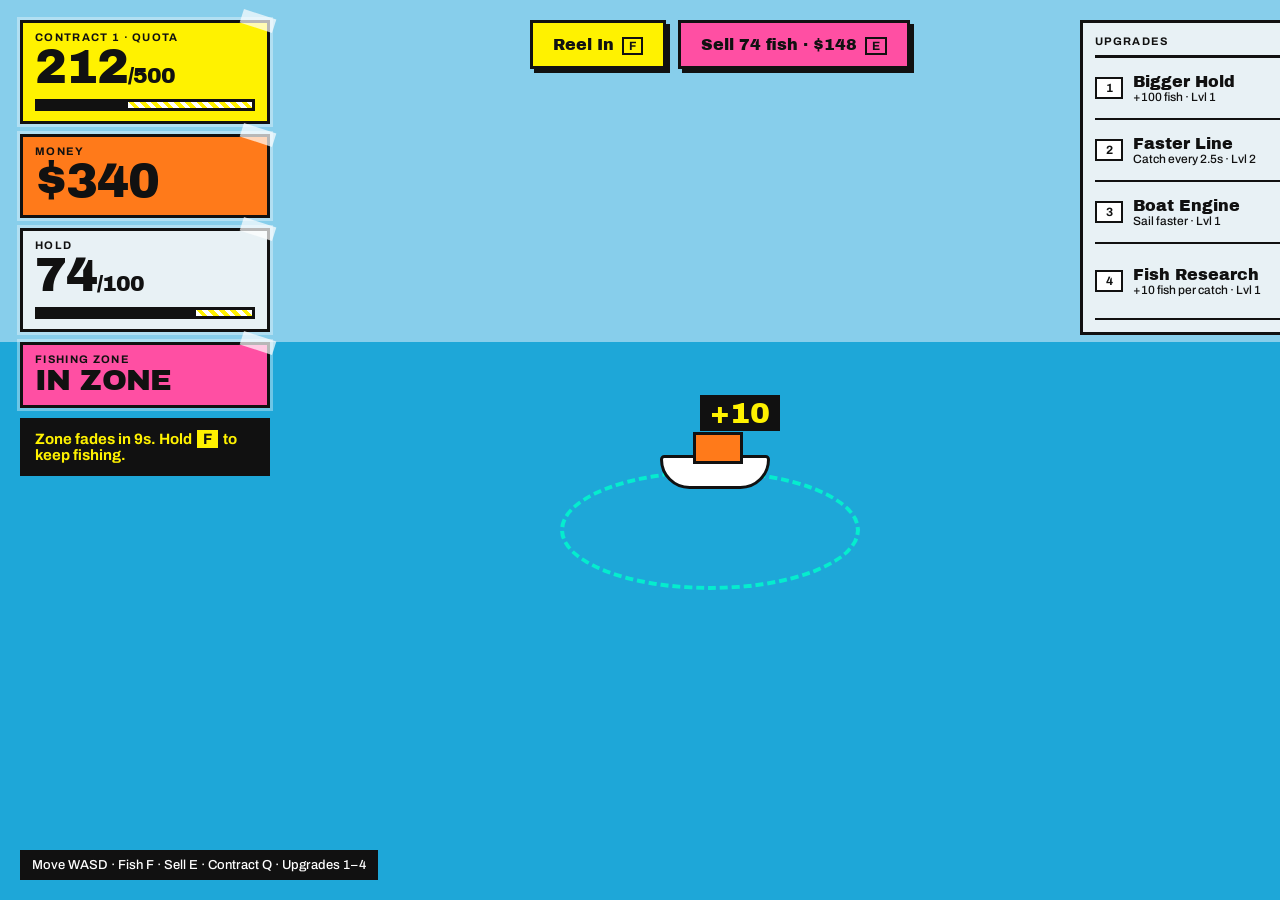
<file: .impeccable/mocks/decision/assigned.html>
<!doctype html>
<html><head><meta charset="utf-8"><title>The Fish Counter</title>
<link href="https://fonts.googleapis.com/css2?family=Archivo+Black&family=Archivo:wght@500;700&display=swap" rel="stylesheet">
<style>
*{box-sizing:border-box;margin:0}
body{width:1440px;height:900px;overflow:hidden;position:relative;font-family:Archivo,sans-serif;color:#111;background:linear-gradient(#87ceeb 0 38%,#1ea7d8 38% 100%)}
.ring{position:absolute;left:560px;top:470px;width:300px;height:120px;border:4px dashed #00ffcc;border-radius:50%;opacity:.8}
.boat{position:absolute;left:660px;top:455px;width:110px;height:34px;background:#fff;border-radius:6px 6px 40px 40px;border:3px solid #111}
.boat:before{content:"";position:absolute;left:30px;top:-26px;width:44px;height:26px;background:#ff7a1a;border:3px solid #111}
.stack{position:absolute;left:20px;top:20px;width:250px;display:grid;gap:10px}
.card{background:#fff200;border:3px solid #111;padding:8px 12px 10px;position:relative;box-shadow:0 0 0 3px rgba(255,255,255,.35)}
.card:before{content:"";position:absolute;right:-8px;top:-9px;width:34px;height:14px;background:rgba(255,255,255,.7);transform:rotate(18deg)}
.card.money{background:#ff7a1a}.card.hold{background:#e8f1f5}.card.zone{background:#ff4fa3}
.lab{font:700 11px Archivo;letter-spacing:.12em;text-transform:uppercase}
.num{font:48px/1 "Archivo Black";letter-spacing:-.02em}
.num small{font-size:22px}
.bar{height:12px;border:3px solid #111;margin-top:8px;background:repeating-linear-gradient(45deg,#fff 0 4px,#fff200 4px 8px)}
.bar i{display:block;height:100%;width:42%;background:#111}
.zone .num{font-size:30px}
.obj{background:#111;color:#fff200;font:700 15px Archivo;padding:10px 12px;border:3px solid #111}
.obj kbd{background:#fff200;color:#111;padding:1px 6px;font:inherit;margin:0 2px}
.acts{position:absolute;left:50%;top:20px;transform:translateX(-50%);display:flex;gap:12px}
.btn{font:16px "Archivo Black";padding:13px 20px;border:3px solid #111;background:#fff;color:#111;box-shadow:4px 4px 0 #111}
.btn.go{background:#fff200}.btn.sell{background:#ff4fa3}
.btn kbd{font:700 12px Archivo;border:2px solid #111;padding:0 5px;margin-left:8px}
.panel{position:absolute;right:20px;top:20px;width:340px;background:#e8f1f5;border:3px solid #111;padding:12px}
.panel h3{font:700 11px Archivo;letter-spacing:.12em;text-transform:uppercase;display:flex;justify-content:space-between;padding-bottom:8px;border-bottom:3px solid #111}
.row{display:grid;grid-template-columns:28px 1fr auto;gap:10px;align-items:center;padding:10px 0;border-bottom:2px solid #111}
.row b{font:16px "Archivo Black"}.row span{font:500 12px Archivo;display:block}
.k{border:2px solid #111;font:700 12px Archivo;text-align:center;padding:2px 0;background:#fff}
.price{font:22px "Archivo Black";background:#fff200;border:3px solid #111;padding:5px 12px;min-width:86px;text-align:center}
.row.no .price{background:repeating-linear-gradient(45deg,#e8f1f5 0 4px,#fff 4px 8px);color:#111}
.short{font:700 11px Archivo;display:block}
.hint{position:absolute;left:20px;bottom:20px;background:#111;color:#fff;font:500 13px Archivo;padding:8px 12px}
.float{position:absolute;left:700px;top:395px;font:30px "Archivo Black";color:#fff200;background:#111;padding:2px 10px}
</style></head><body>
<div class="ring"></div><div class="boat"></div><div class="float">+10</div>
<div class="stack">
<div class="card"><div class="lab">Contract 1 · Quota</div><div class="num">212<small>/500</small></div><div class="bar"><i></i></div></div>
<div class="card money"><div class="lab">Money</div><div class="num">$340</div></div>
<div class="card hold"><div class="lab">Hold</div><div class="num">74<small>/100</small></div><div class="bar"><i style="width:74%"></i></div></div>
<div class="card zone"><div class="lab">Fishing zone</div><div class="num">IN ZONE</div></div>
<div class="obj">Zone fades in 9s. Hold <kbd>F</kbd> to keep fishing.</div>
</div>
<div class="acts"><div class="btn go">Reel In<kbd>F</kbd></div><div class="btn sell">Sell 74 fish · $148<kbd>E</kbd></div></div>
<div class="panel"><h3><span>Upgrades</span><span>Keys 1–4</span></h3>
<div class="row"><div class="k">1</div><div><b>Bigger Hold</b><span>+100 fish · Lvl 1</span></div><div class="price">$100</div></div>
<div class="row"><div class="k">2</div><div><b>Faster Line</b><span>Catch every 2.5s · Lvl 2</span></div><div class="price">$200</div></div>
<div class="row"><div class="k">3</div><div><b>Boat Engine</b><span>Sail faster · Lvl 1</span></div><div class="price">$300</div></div>
<div class="row no"><div class="k">4</div><div><b>Fish Research</b><span>+10 fish per catch · Lvl 1</span></div><div class="price">$500<span class="short">$160 short</span></div></div>
</div>
<div class="hint">Move WASD · Fish F · Sell E · Contract Q · Upgrades 1–4</div>
</body></html>
</file>
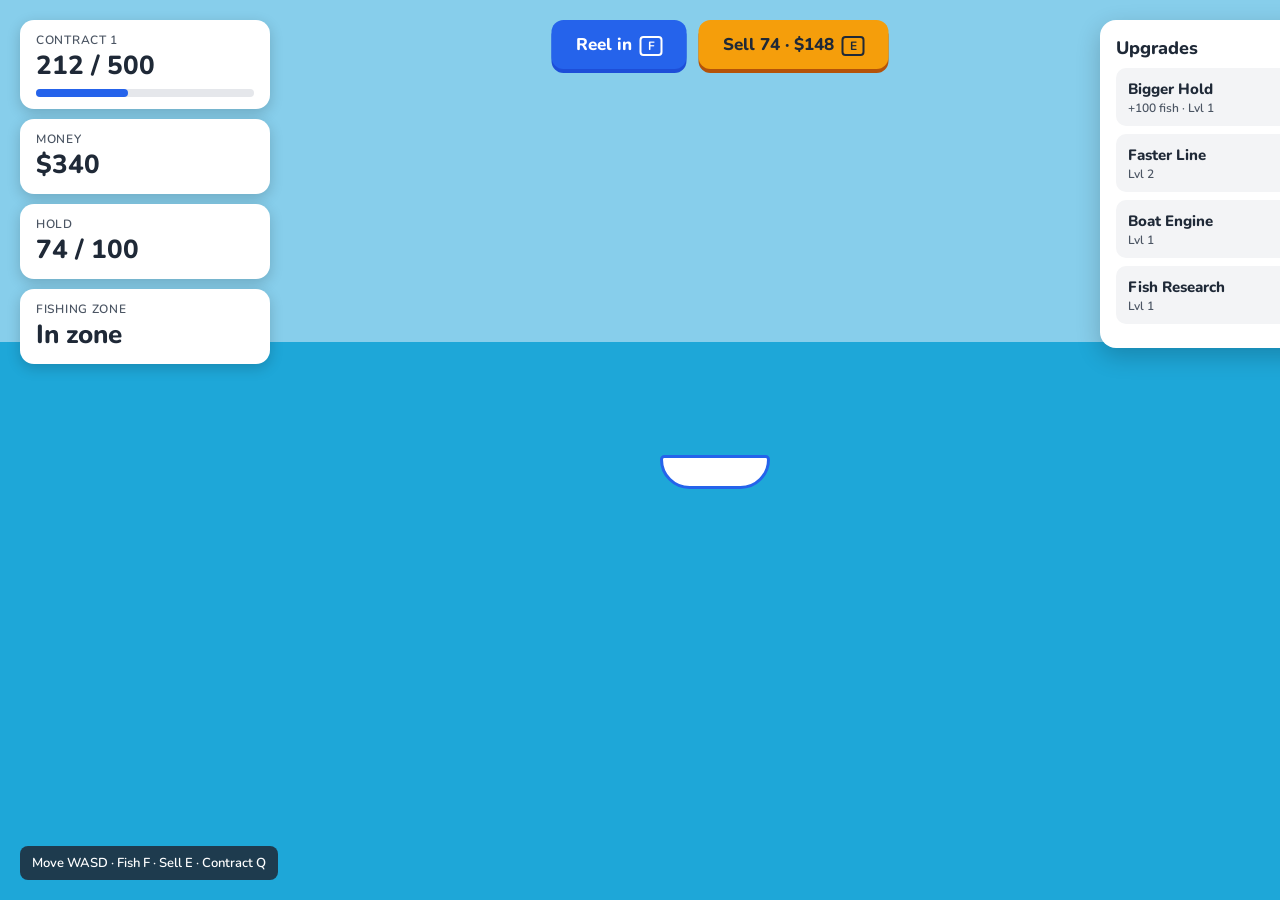
<file: .impeccable/mocks/decision/canon.html>
<!doctype html>
<html><head><meta charset="utf-8"><title>The category standard</title>
<link href="https://fonts.googleapis.com/css2?family=Nunito:wght@600;800&display=swap" rel="stylesheet">
<style>
*{box-sizing:border-box;margin:0}
body{width:1440px;height:900px;overflow:hidden;position:relative;font-family:Nunito,sans-serif;color:#1f2937;background:linear-gradient(#87ceeb 0 38%,#1ea7d8 38% 100%)}
.boat{position:absolute;left:660px;top:455px;width:110px;height:34px;background:#fff;border-radius:6px 6px 40px 40px;border:3px solid #2563eb}
.stack{position:absolute;left:20px;top:20px;width:250px;display:grid;gap:10px}
.card{background:#fff;border-radius:14px;padding:12px 16px;box-shadow:0 4px 14px rgba(0,0,0,.18)}
.card small{font:600 12px Nunito;color:#4b5563;text-transform:uppercase;letter-spacing:.06em;display:block}
.card b{font:800 26px Nunito}
.track{height:8px;background:#e5e7eb;border-radius:4px;margin-top:6px}
.track i{display:block;height:100%;width:42%;background:#2563eb;border-radius:4px}
.acts{position:absolute;left:50%;top:20px;transform:translateX(-50%);display:flex;gap:12px}
.btn{font:800 17px Nunito;padding:13px 24px;border-radius:12px;background:#2563eb;color:#fff;box-shadow:0 4px 0 #1d4ed8}
.btn.sell{background:#f59e0b;color:#1f2937;box-shadow:0 4px 0 #b45309}
.btn kbd{font:700 12px Nunito;border:2px solid currentColor;padding:0 6px;border-radius:4px;margin-left:8px}
.panel{position:absolute;right:20px;top:20px;width:320px;background:#fff;border-radius:16px;padding:16px;box-shadow:0 8px 24px rgba(0,0,0,.2)}
.panel h3{font:800 18px Nunito;margin-bottom:8px}
.row{display:flex;justify-content:space-between;align-items:center;padding:10px 12px;border-radius:10px;background:#f3f4f6;margin-bottom:8px}
.row b{font:800 15px Nunito}.row span{display:block;font:600 12px Nunito;color:#4b5563}
.row i{font:800 15px Nunito;font-style:normal;background:#2563eb;color:#fff;padding:4px 10px;border-radius:8px}
.row.no i{background:#d1d5db;color:#374151}
.hint{position:absolute;left:20px;bottom:20px;background:rgba(31,41,55,.85);color:#fff;font:600 13px Nunito;padding:8px 12px;border-radius:8px}
</style></head><body>
<div class="boat"></div>
<div class="stack">
<div class="card"><small>Contract 1</small><b>212 / 500</b><div class="track"><i></i></div></div>
<div class="card"><small>Money</small><b>$340</b></div>
<div class="card"><small>Hold</small><b>74 / 100</b></div>
<div class="card"><small>Fishing zone</small><b>In zone</b></div>
</div>
<div class="acts"><div class="btn">Reel in<kbd>F</kbd></div><div class="btn sell">Sell 74 · $148<kbd>E</kbd></div></div>
<div class="panel"><h3>Upgrades</h3>
<div class="row"><div><b>Bigger Hold</b><span>+100 fish · Lvl 1</span></div><i>$100</i></div>
<div class="row"><div><b>Faster Line</b><span>Lvl 2</span></div><i>$200</i></div>
<div class="row"><div><b>Boat Engine</b><span>Lvl 1</span></div><i>$300</i></div>
<div class="row no"><div><b>Fish Research</b><span>Lvl 1</span></div><i>$500</i></div>
</div>
<div class="hint">Move WASD · Fish F · Sell E · Contract Q</div>
</body></html>
</file>
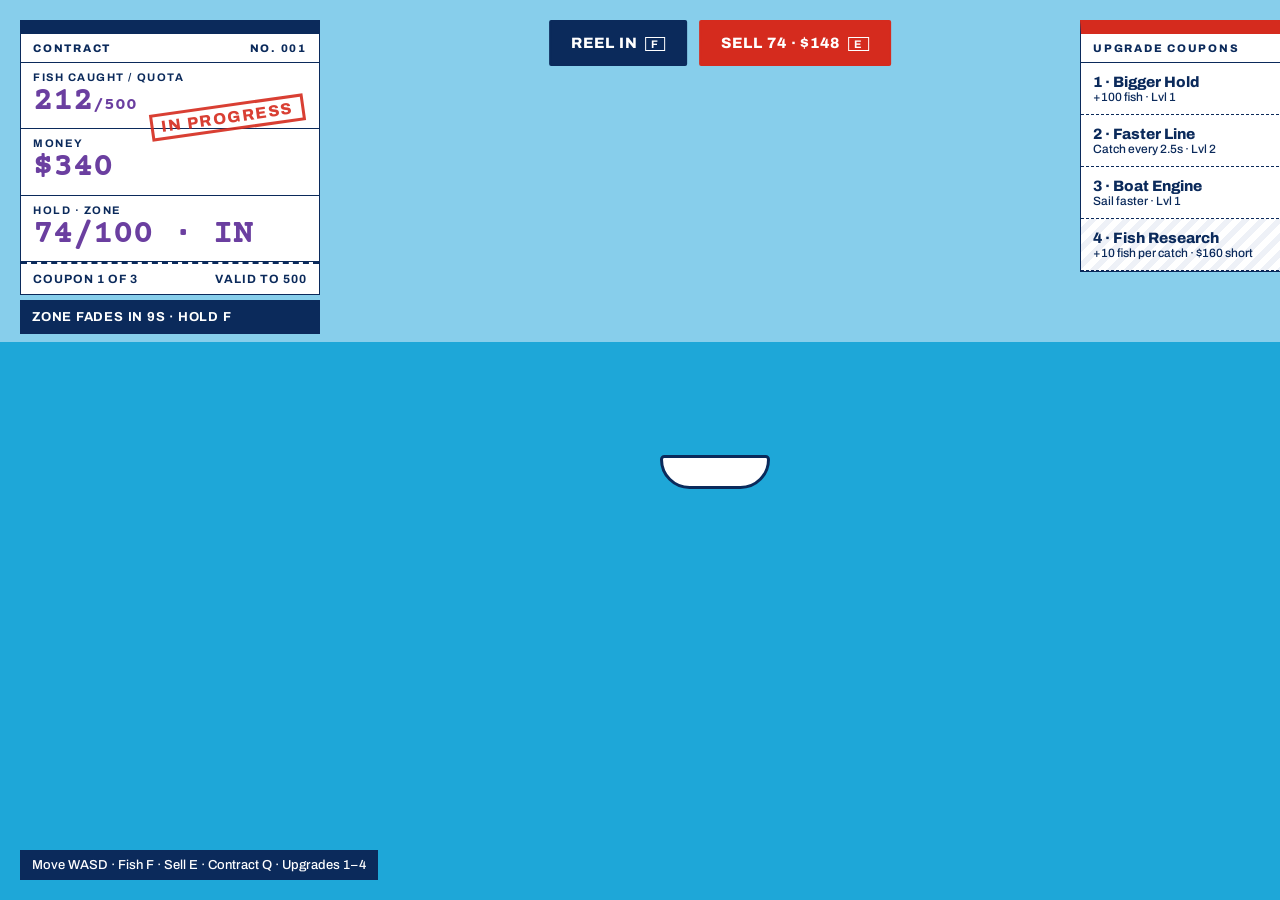
<file: .impeccable/mocks/decision/challenger-ticket-wallet.html>
<!doctype html>
<html><head><meta charset="utf-8"><title>Ticket Wallet</title>
<link href="https://fonts.googleapis.com/css2?family=Archivo:wght@500;700;800&family=Courier+Prime:wght@700&display=swap" rel="stylesheet">
<style>
*{box-sizing:border-box;margin:0}
body{width:1440px;height:900px;overflow:hidden;position:relative;font-family:Archivo,sans-serif;color:#0b2a5b;background:linear-gradient(#87ceeb 0 38%,#1ea7d8 38% 100%)}
.boat{position:absolute;left:660px;top:455px;width:110px;height:34px;background:#fff;border-radius:6px 6px 40px 40px;border:3px solid #0b2a5b}
.coupon{position:absolute;left:20px;top:20px;width:300px;background:#fff;border:1px solid #0b2a5b;border-top:14px solid #0b2a5b}
.coupon h2{font:800 11px Archivo;letter-spacing:.16em;text-transform:uppercase;padding:8px 12px;border-bottom:1px solid #0b2a5b;display:flex;justify-content:space-between}
.field{padding:8px 12px;border-bottom:1px solid #0b2a5b}
.field label{display:block;font:700 11px Archivo;letter-spacing:.14em;text-transform:uppercase}
.field b{font:700 34px/1.1 "Courier Prime";color:#6b3fa0}
.field b small{font-size:18px}
.stub{display:flex;justify-content:space-between;padding:8px 12px;font:700 12px Archivo;letter-spacing:.08em;border-top:2px dashed #0b2a5b}
.stamp{position:absolute;right:14px;top:70px;border:3px solid #d52b1e;color:#d52b1e;font:800 16px Archivo;letter-spacing:.1em;padding:2px 8px;transform:rotate(-8deg);opacity:.9}
.acts{position:absolute;left:50%;top:20px;transform:translateX(-50%);display:flex;gap:12px}
.btn{font:800 15px Archivo;letter-spacing:.06em;text-transform:uppercase;padding:13px 20px;border:2px solid #0b2a5b;background:#fff;color:#0b2a5b;border-radius:2px}
.btn.go{background:#0b2a5b;color:#fff}.btn.sell{background:#d52b1e;color:#fff;border-color:#d52b1e}
.btn kbd{font:700 11px Archivo;border:1px solid currentColor;padding:0 5px;margin-left:8px}
.panel{position:absolute;right:20px;top:20px;width:340px;background:#fff;border:1px solid #0b2a5b;border-top:14px solid #d52b1e}
.panel h2{font:800 11px Archivo;letter-spacing:.16em;text-transform:uppercase;padding:8px 12px;border-bottom:1px solid #0b2a5b;display:flex;justify-content:space-between}
.row{display:grid;grid-template-columns:1fr auto;padding:10px 12px;border-bottom:1px dashed #0b2a5b;gap:8px}
.row b{font:800 15px Archivo}.row span{display:block;font:500 12px Archivo}
.row i{font:700 20px "Courier Prime";font-style:normal;color:#6b3fa0}
.row.no{background:repeating-linear-gradient(135deg,#fff 0 6px,#eef1f7 6px 12px)}
.row.no i{color:#555}
.obj{position:absolute;left:20px;top:300px;width:300px;background:#0b2a5b;color:#fff;font:700 13px Archivo;letter-spacing:.06em;padding:10px 12px;text-transform:uppercase}
.hint{position:absolute;left:20px;bottom:20px;background:#0b2a5b;color:#fff;font:500 13px Archivo;padding:8px 12px}
</style></head><body>
<div class="boat"></div>
<div class="coupon"><h2><span>Contract</span><span>No. 001</span></h2>
<div class="field"><label>Fish caught / quota</label><b>212<small>/500</small></b></div>
<div class="field"><label>Money</label><b>$340</b></div>
<div class="field"><label>Hold · Zone</label><b>74/100 · IN</b></div>
<div class="stub"><span>COUPON 1 OF 3</span><span>VALID TO 500</span></div><div class="stamp">IN PROGRESS</div></div>
<div class="obj">Zone fades in 9s · hold F</div>
<div class="acts"><div class="btn go">Reel in<kbd>F</kbd></div><div class="btn sell">Sell 74 · $148<kbd>E</kbd></div></div>
<div class="panel"><h2><span>Upgrade coupons</span><span>Keys 1–4</span></h2>
<div class="row"><div><b>1 · Bigger Hold</b><span>+100 fish · Lvl 1</span></div><i>$100</i></div>
<div class="row"><div><b>2 · Faster Line</b><span>Catch every 2.5s · Lvl 2</span></div><i>$200</i></div>
<div class="row"><div><b>3 · Boat Engine</b><span>Sail faster · Lvl 1</span></div><i>$300</i></div>
<div class="row no"><div><b>4 · Fish Research</b><span>+10 fish per catch · $160 short</span></div><i>$500</i></div>
</div>
<div class="hint">Move WASD · Fish F · Sell E · Contract Q · Upgrades 1–4</div>
</body></html>
</file>
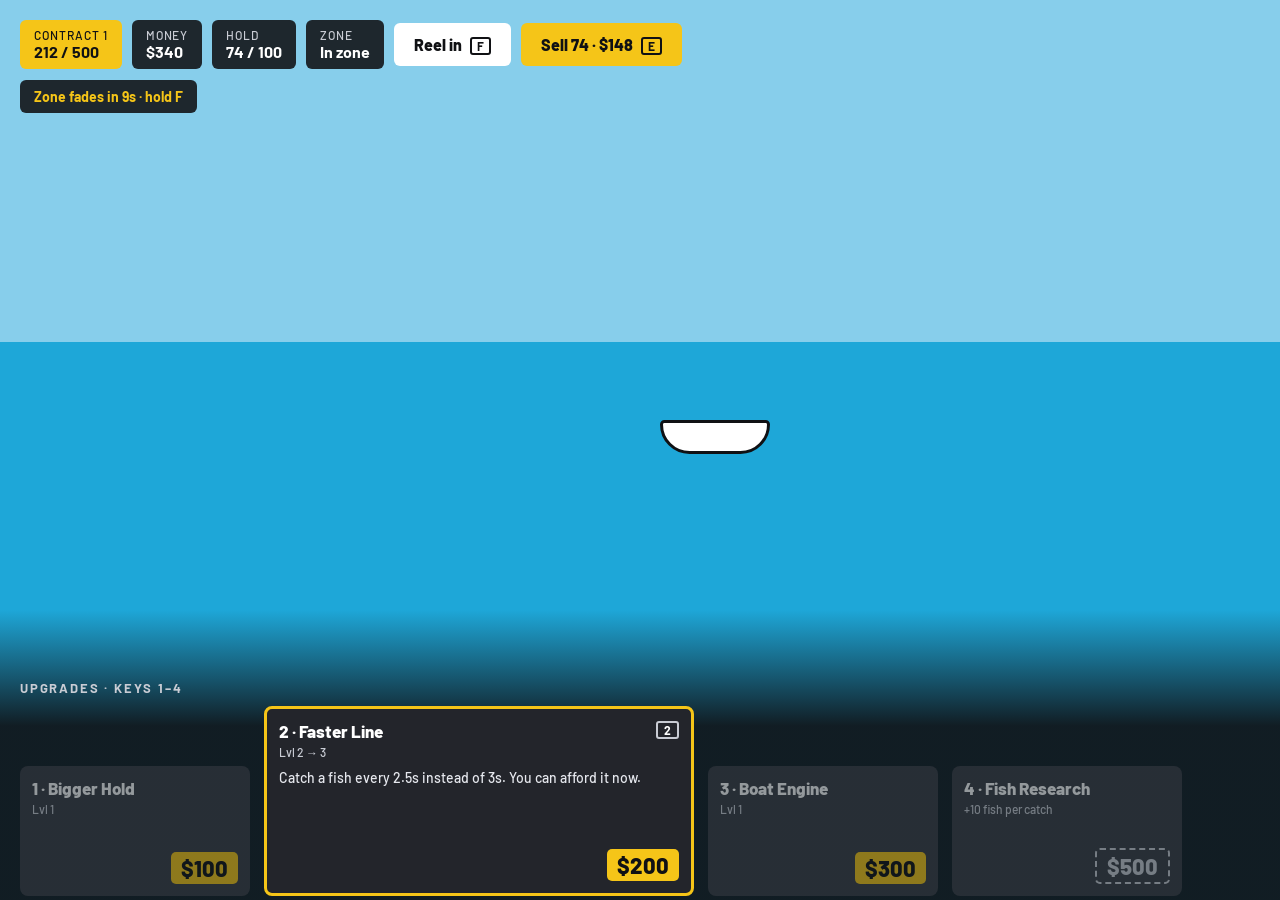
<file: .impeccable/mocks/decision/challenger-title-wall.html>
<!doctype html>
<html><head><meta charset="utf-8"><title>Title Card Wall</title>
<link href="https://fonts.googleapis.com/css2?family=Barlow:wght@500;700;800&display=swap" rel="stylesheet">
<style>
*{box-sizing:border-box;margin:0}
body{width:1440px;height:900px;overflow:hidden;position:relative;font-family:Barlow,sans-serif;color:#fff;background:linear-gradient(#87ceeb 0 38%,#1ea7d8 38% 100%)}
.boat{position:absolute;left:660px;top:420px;width:110px;height:34px;background:#fff;border-radius:6px 6px 40px 40px;border:3px solid #101114}
.top{position:absolute;left:20px;right:20px;top:20px;display:flex;gap:10px;align-items:center}
.pill{background:rgba(16,17,20,.88);padding:8px 14px;border-radius:6px;font:700 16px Barlow}
.pill small{font:500 12px Barlow;color:#c9ccd4;display:block;letter-spacing:.08em;text-transform:uppercase}
.pill.q{background:#f5c518;color:#101114}.pill.q small{color:#101114}
.btn{margin-left:auto;font:800 16px Barlow;background:#f5c518;color:#101114;padding:12px 20px;border-radius:6px}
.btn.alt{margin-left:0;background:#fff}
.btn kbd{font:700 12px Barlow;border:2px solid currentColor;padding:0 5px;margin-left:8px;border-radius:3px}
.shelf{position:absolute;left:0;right:0;bottom:0;height:290px;background:linear-gradient(transparent,rgba(16,17,20,.92) 40%);padding:70px 20px 20px}
.shelf h3{font:700 13px Barlow;letter-spacing:.14em;text-transform:uppercase;color:#c9ccd4;margin-bottom:10px}
.tiles{display:flex;gap:14px;align-items:flex-end}
.tile{width:230px;height:130px;background:#3a3d45;border-radius:8px;padding:12px;opacity:.55;position:relative}
.tile b{font:800 17px Barlow;display:block}.tile span{font:500 12px Barlow;color:#c9ccd4}
.tile.focus{width:430px;height:190px;opacity:1;border:3px solid #f5c518;background:#23252b}
.tile.focus p{font:500 14px Barlow;margin:8px 0;color:#e6e8ee}
.cost{position:absolute;right:12px;bottom:12px;font:800 22px Barlow;background:#f5c518;color:#101114;padding:3px 10px;border-radius:5px}
.key{position:absolute;right:12px;top:12px;font:700 12px Barlow;border:2px solid #c9ccd4;padding:0 6px;border-radius:3px}
.tile.no .cost{background:#3a3d45;color:#c9ccd4;border:2px dashed #c9ccd4}
.obj{position:absolute;left:20px;top:80px;background:rgba(16,17,20,.88);padding:8px 14px;border-radius:6px;font:700 14px Barlow;color:#f5c518}
</style></head><body>
<div class="boat"></div>
<div class="top">
<div class="pill q"><small>Contract 1</small>212 / 500</div>
<div class="pill"><small>Money</small>$340</div>
<div class="pill"><small>Hold</small>74 / 100</div>
<div class="pill"><small>Zone</small>In zone</div>
<div class="btn alt">Reel in<kbd>F</kbd></div><div class="btn" style="margin-left:0">Sell 74 · $148<kbd>E</kbd></div>
</div>
<div class="obj">Zone fades in 9s · hold F</div>
<div class="shelf"><h3>Upgrades · keys 1–4</h3><div class="tiles">
<div class="tile"><b>1 · Bigger Hold</b><span>Lvl 1</span><div class="cost">$100</div></div>
<div class="tile focus"><div class="key">2</div><b>2 · Faster Line</b><span>Lvl 2 → 3</span><p>Catch a fish every 2.5s instead of 3s. You can afford it now.</p><div class="cost">$200</div></div>
<div class="tile"><b>3 · Boat Engine</b><span>Lvl 1</span><div class="cost">$300</div></div>
<div class="tile no"><b>4 · Fish Research</b><span>+10 fish per catch</span><div class="cost">$500</div></div>
</div></div>
</body></html>
</file>
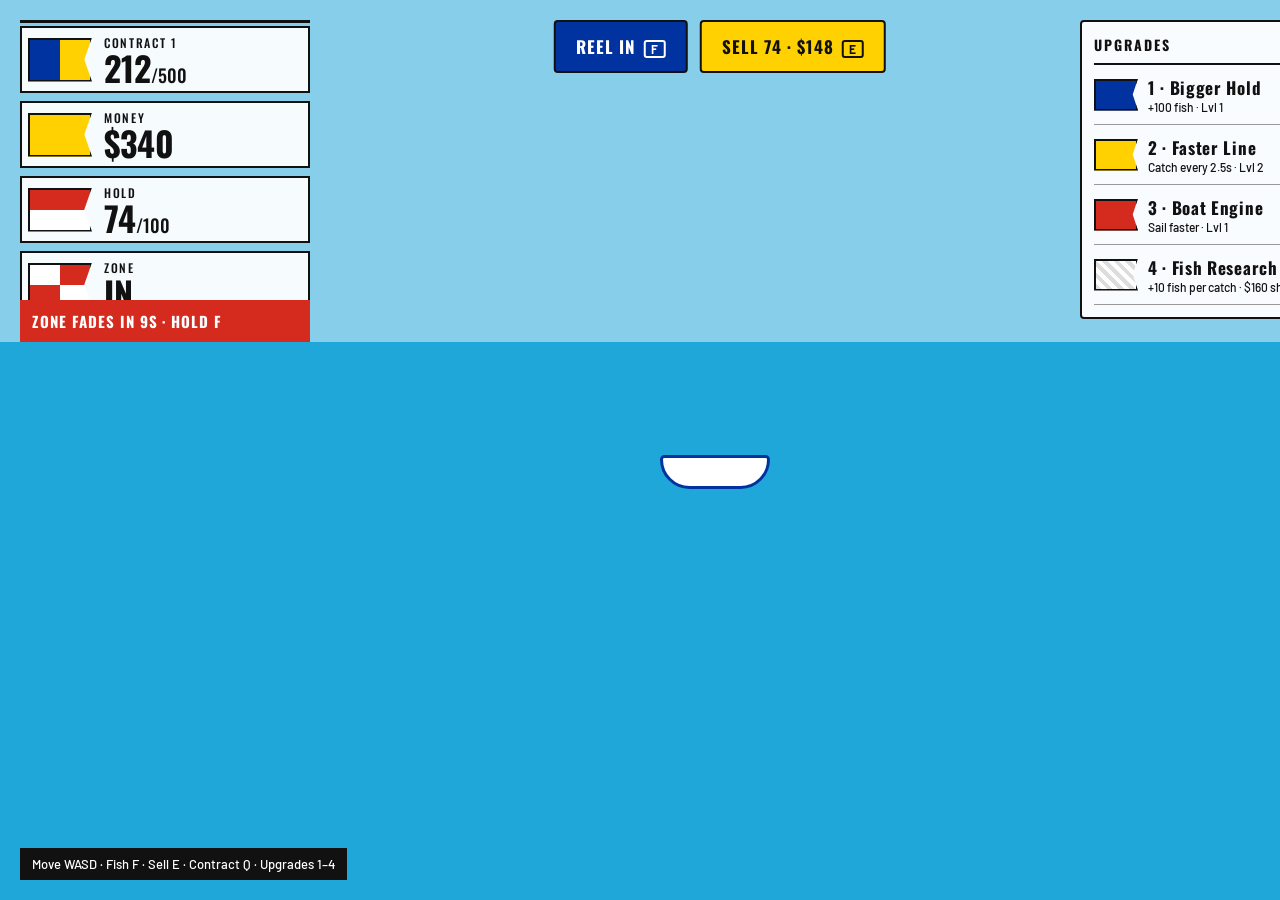
<file: .impeccable/mocks/decision/model-pick.html>
<!doctype html>
<html><head><meta charset="utf-8"><title>Signal Flags</title>
<link href="https://fonts.googleapis.com/css2?family=Oswald:wght@500;700&family=Barlow:wght@500;700&display=swap" rel="stylesheet">
<style>
*{box-sizing:border-box;margin:0}
body{width:1440px;height:900px;overflow:hidden;position:relative;font-family:Barlow,sans-serif;color:#111;background:linear-gradient(#87ceeb 0 38%,#1ea7d8 38% 100%)}
.boat{position:absolute;left:660px;top:455px;width:110px;height:34px;background:#fff;border-radius:6px 6px 40px 40px;border:3px solid #0033a0}
.line{position:absolute;left:20px;top:20px;width:290px;height:3px;background:#111}
.stack{position:absolute;left:20px;top:26px;width:290px;display:grid;gap:8px}
.item{display:grid;grid-template-columns:64px 1fr;gap:12px;align-items:center;background:rgba(255,255,255,.92);border:2px solid #111;padding:6px 10px 6px 6px}
.flag{width:64px;height:44px;border:2px solid #111;position:relative;clip-path:polygon(0 0,100% 0,88% 50%,100% 100%,0 100%)}
.f-quota{background:linear-gradient(90deg,#0033a0 50%,#ffd100 50%)}
.f-money{background:#ffd100}
.f-hold{background:linear-gradient(#d52b1e 50%,#fff 50%)}
.f-zone{background:conic-gradient(#d52b1e 0 25%,#fff 0 50%,#d52b1e 0 75%,#fff 0)}
.lab{font:500 12px Oswald;letter-spacing:.14em;text-transform:uppercase}
.num{font:700 34px/1 Oswald}
.num small{font-size:18px;font-weight:500}
.acts{position:absolute;left:50%;top:20px;transform:translateX(-50%);display:flex;gap:12px}
.btn{font:700 17px Oswald;letter-spacing:.06em;text-transform:uppercase;padding:12px 20px;border:2px solid #111;background:#fff;color:#111;border-radius:4px}
.btn.go{background:#0033a0;color:#fff}.btn.sell{background:#ffd100}
.btn kbd{font:700 12px Barlow;border:2px solid currentColor;padding:0 5px;margin-left:8px;border-radius:3px}
.panel{position:absolute;right:20px;top:20px;width:340px;background:rgba(255,255,255,.95);border:2px solid #111;padding:12px;border-radius:4px}
.panel h3{font:700 14px Oswald;letter-spacing:.14em;text-transform:uppercase;padding-bottom:8px;border-bottom:2px solid #111;display:flex;justify-content:space-between}
.row{display:grid;grid-template-columns:44px 1fr auto;gap:10px;align-items:center;padding:10px 0;border-bottom:1px solid #999}
.mini{width:44px;height:32px;border:2px solid #111;clip-path:polygon(0 0,100% 0,88% 50%,100% 100%,0 100%)}
.row b{font:700 17px Oswald;letter-spacing:.04em}.row span{display:block;font:500 12px Barlow}
.cost{font:700 20px Oswald;border:2px solid #111;padding:2px 8px}
.row.no .mini{background:repeating-linear-gradient(45deg,#ddd 0 4px,#fff 4px 8px)}
.row.no .cost{border-style:dashed;color:#555}
.obj{position:absolute;left:20px;top:300px;width:290px;background:#d52b1e;color:#fff;font:700 15px Oswald;letter-spacing:.06em;padding:10px 12px;text-transform:uppercase}
.hint{position:absolute;left:20px;bottom:20px;background:#111;color:#fff;font:500 13px Barlow;padding:8px 12px}
</style></head><body>
<div class="boat"></div>
<div class="line"></div>
<div class="stack">
<div class="item"><div class="flag f-quota"></div><div><div class="lab">Contract 1</div><div class="num">212<small>/500</small></div></div></div>
<div class="item"><div class="flag f-money"></div><div><div class="lab">Money</div><div class="num">$340</div></div></div>
<div class="item"><div class="flag f-hold"></div><div><div class="lab">Hold</div><div class="num">74<small>/100</small></div></div></div>
<div class="item"><div class="flag f-zone"></div><div><div class="lab">Zone</div><div class="num">IN</div></div></div>
</div>
<div class="obj">Zone fades in 9s · hold F</div>
<div class="acts"><div class="btn go">Reel in<kbd>F</kbd></div><div class="btn sell">Sell 74 · $148<kbd>E</kbd></div></div>
<div class="panel"><h3><span>Upgrades</span><span>Keys 1–4</span></h3>
<div class="row"><div class="mini" style="background:#0033a0"></div><div><b>1 · Bigger Hold</b><span>+100 fish · Lvl 1</span></div><div class="cost">$100</div></div>
<div class="row"><div class="mini" style="background:#ffd100"></div><div><b>2 · Faster Line</b><span>Catch every 2.5s · Lvl 2</span></div><div class="cost">$200</div></div>
<div class="row"><div class="mini" style="background:#d52b1e"></div><div><b>3 · Boat Engine</b><span>Sail faster · Lvl 1</span></div><div class="cost">$300</div></div>
<div class="row no"><div class="mini"></div><div><b>4 · Fish Research</b><span>+10 fish per catch · $160 short</span></div><div class="cost">$500</div></div>
</div>
<div class="hint">Move WASD · Fish F · Sell E · Contract Q · Upgrades 1–4</div>
</body></html>
</file>
